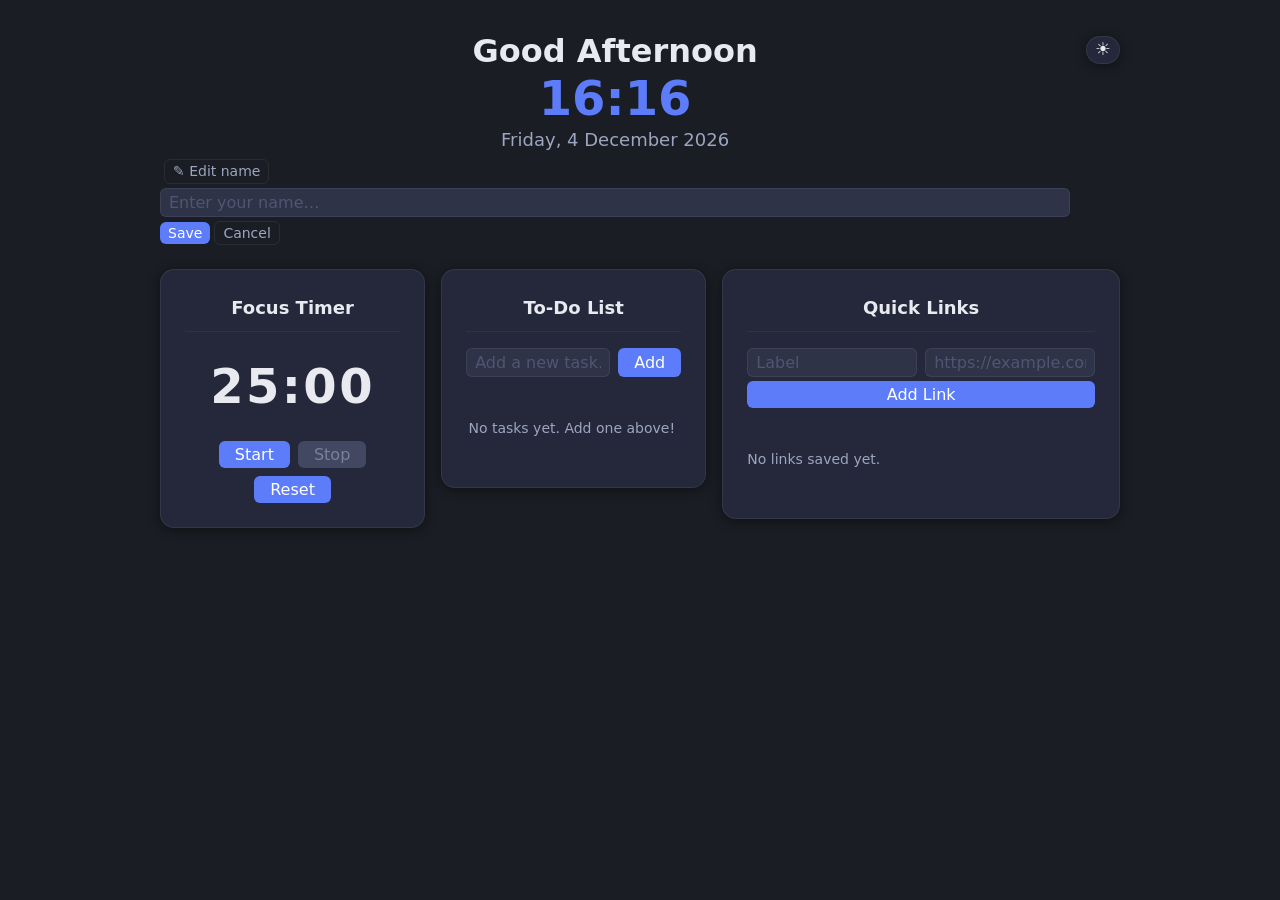
<file: index.html>
<!DOCTYPE html>
<html lang="en" data-theme="dark">
  <head>
    <meta charset="UTF-8" />
    <meta name="viewport" content="width=device-width, initial-scale=1.0" />
    <title>Todo List Dashboard</title>
    <link rel="stylesheet" href="css/style.css" />
    <script defer src="js/app.js"></script>
  </head>
  <body>
    <div class="dashboard">

      <!-- Top Bar: greeting + theme toggle -->
      <div class="top-bar">
        <!-- Greeting Widget -->
        <header>
          <section id="greeting-widget" aria-label="Greeting">
            <p id="greeting-text"></p>
            <p id="greeting-time" aria-live="polite"></p>
            <p id="greeting-date"></p>
            <!-- Name edit inline form -->
            <div class="name-edit-row" id="name-display-row">
              <span id="greeting-name-label"></span>
              <button id="name-edit-btn" type="button" class="btn-ghost btn-sm" aria-label="Edit your name">✎ Edit name</button>
            </div>
            <div class="name-edit-row name-edit-form" id="name-edit-form" hidden>
              <label for="name-input" class="sr-only">Your name</label>
              <input id="name-input" type="text" placeholder="Enter your name…" maxlength="50" autocomplete="off" />
              <button id="name-save-btn" type="button" class="btn-sm">Save</button>
              <button id="name-cancel-btn" type="button" class="btn-ghost btn-sm">Cancel</button>
              <span id="name-error" role="alert" class="error-message"></span>
            </div>
            <span id="greeting-error" role="alert" class="error-message" hidden></span>
          </section>
        </header>

        <!-- Theme Toggle -->
        <div class="theme-toggle-wrap">
          <button id="theme-toggle" type="button" class="btn-theme-toggle" aria-label="Switch to light mode" title="Toggle theme">
            <span class="theme-icon" aria-hidden="true">☀️</span>
          </button>
        </div>
      </div>

      <main>

        <!-- Focus Timer Widget -->
        <section id="focus-timer-widget" aria-label="Focus Timer">
          <h2 class="widget-title">Focus Timer</h2>
          <div id="timer-display" aria-live="polite" aria-label="Remaining time">25:00</div>
          <div id="timer-completion" role="status" class="timer-completion" hidden>
            Session complete! Great work.
          </div>
          <div class="timer-controls">
            <button id="timer-start" type="button">Start</button>
            <button id="timer-stop" type="button" disabled>Stop</button>
            <button id="timer-reset" type="button">Reset</button>
          </div>
          <span id="timer-error" role="alert" class="error-message" hidden></span>
        </section>

        <!-- To-Do List Widget -->
        <section id="todo-list-widget" aria-label="To-Do List">
          <h2 class="widget-title">To-Do List</h2>
          <div class="todo-input-row">
            <label for="todo-input" class="sr-only">New task title</label>
            <input
              id="todo-input"
              type="text"
              placeholder="Add a new task…"
              aria-describedby="todo-input-error"
            />
            <button id="todo-add-btn" type="button">Add</button>
          </div>
          <span id="todo-input-error" role="alert" class="error-message"></span>
          <ul id="todo-list" aria-label="Task list"></ul>
          <span id="todo-quota-error" role="alert" class="error-message" hidden></span>
        </section>

        <!-- Quick Links Widget -->
        <section id="quick-links-widget" aria-label="Quick Links">
          <h2 class="widget-title">Quick Links</h2>
          <div class="links-form">
            <label for="link-label-input" class="sr-only">Link label</label>
            <input
              id="link-label-input"
              type="text"
              placeholder="Label"
              maxlength="100"
              aria-describedby="link-label-error"
            />
            <span id="link-label-error" role="alert" class="error-message"></span>

            <label for="link-url-input" class="sr-only">Link URL</label>
            <input
              id="link-url-input"
              type="url"
              placeholder="https://example.com"
              maxlength="2048"
              aria-describedby="link-url-error"
            />
            <span id="link-url-error" role="alert" class="error-message"></span>

            <button id="link-add-btn" type="button">Add Link</button>
            <span id="link-limit-error" role="alert" class="error-message"></span>
          </div>
          <div id="links-list" aria-label="Saved links"></div>
          <span id="links-quota-error" role="alert" class="error-message" hidden></span>
          <span id="links-load-error" role="alert" class="error-message" hidden></span>
        </section>

      </main>
    </div><!-- /.dashboard -->
  </body>
</html>
</file>
<file: css/style.css>
/* =============================================================
   Todo List Dashboard — Stylesheet
   Theme colours are driven by [data-theme] on <html>.
   All colour pairs pass WCAG 2.1 AA (4.5:1 minimum contrast).
   ============================================================= */

/* -------------------------------------------------------------
   1. Theme Tokens — Dark (default)
   ------------------------------------------------------------- */
[data-theme="dark"] {
  --color-bg:           #1a1d23;
  --color-surface:      #24283a;
  --color-surface-2:    #2e3348;
  --color-border:       rgba(255,255,255,0.07);
  --color-text:         #e8eaf0;
  --color-text-muted:   #9da5c0;
  --color-accent:       #5c7cfa;
  --color-accent-hover: #7c9bff;
  --color-success:      #63c074;
  --color-error:        #f26c6c;
  --color-disabled:     #505672;
  --color-timer-display:#e8eaf0;
  --shadow-card:        0 2px 12px rgba(0,0,0,0.45);
  --toggle-icon:        "☀️";
}

/* -------------------------------------------------------------
   2. Theme Tokens — Light
   ------------------------------------------------------------- */
[data-theme="light"] {
  --color-bg:           #f0f2f7;
  --color-surface:      #ffffff;
  --color-surface-2:    #e8ecf4;
  --color-border:       rgba(0,0,0,0.08);
  --color-text:         #1a1d2e;
  --color-text-muted:   #5a6180;
  --color-accent:       #fa5c94;
  --color-accent-hover: #dc487c;
  --color-success:      #2e8b47;
  --color-error:        #cc2929;
  --color-disabled:     #9da5c0;
  --color-timer-display:#1a1d2e;
  --shadow-card:        0 2px 12px rgba(0,0,0,0.10);
  --toggle-icon:        "🌙";
}

/* -------------------------------------------------------------
   3. Shared Design Tokens (layout / typography / spacing)
   ------------------------------------------------------------- */
:root {
  --spacing-xs:  0.25rem;
  --spacing-sm:  0.5rem;
  --spacing-md:  1rem;
  --spacing-lg:  1.5rem;
  --spacing-xl:  2rem;

  --radius-sm:   0.375rem;
  --radius-md:   0.625rem;
  --radius-lg:   0.875rem;

  --font-family: system-ui, -apple-system, "Segoe UI", Roboto, Helvetica, Arial, sans-serif;
  --font-size-base: 1rem;
  --font-size-sm:   0.875rem;
  --font-size-lg:   1.125rem;
  --font-size-xl:   1.5rem;
  --font-size-2xl:  2rem;
  --font-size-timer: 3rem;

  --dashboard-max-width: 960px;
}

/* -------------------------------------------------------------
   4. Reset / Base
   ------------------------------------------------------------- */
*, *::before, *::after {
  box-sizing: border-box;
  margin: 0;
  padding: 0;
}

html {
  font-size: 16px;
}

body {
  background-color: var(--color-bg);
  color: var(--color-text);
  font-family: var(--font-family);
  font-size: var(--font-size-base);
  line-height: 1.6;
  min-height: 100vh;
  padding: var(--spacing-xl) var(--spacing-lg);
  transition: background-color 0.25s ease, color 0.25s ease;
}

/* Screen-reader-only utility */
.sr-only {
  position: absolute;
  width: 1px;
  height: 1px;
  padding: 0;
  margin: -1px;
  overflow: hidden;
  clip: rect(0,0,0,0);
  white-space: nowrap;
  border: 0;
}

/* -------------------------------------------------------------
   5. Dashboard Container — centered, max-width constrained
   ------------------------------------------------------------- */
.dashboard {
  max-width: var(--dashboard-max-width);
  margin: 0 auto;
  width: 100%;
}

/* -------------------------------------------------------------
   6. Top Bar — greeting left, theme toggle right
   ------------------------------------------------------------- */
.top-bar {
  display: flex;
  align-items: flex-start;
  justify-content: space-between;
  gap: var(--spacing-md);
  margin-bottom: var(--spacing-lg);
}

.theme-toggle-wrap {
  flex-shrink: 0;
  padding-top: var(--spacing-xs);
}

/* -------------------------------------------------------------
   7. Theme Toggle Button
   ------------------------------------------------------------- */
.btn-theme-toggle {
  background: var(--color-surface);
  color: var(--color-text);
  border: 1px solid var(--color-border);
  border-radius: 2rem;
  padding: var(--spacing-xs) var(--spacing-sm);
  font-size: 1.1rem;
  line-height: 1;
  cursor: pointer;
  display: flex;
  align-items: center;
  gap: var(--spacing-xs);
  white-space: nowrap;
  box-shadow: var(--shadow-card);
  transition: background-color 0.2s ease, border-color 0.2s ease, box-shadow 0.2s ease;
}

.btn-theme-toggle:hover {
  background: var(--color-surface-2);
}

.btn-theme-toggle:focus-visible {
  outline: 2px solid var(--color-accent);
  outline-offset: 2px;
}

/* -------------------------------------------------------------
   8. Layout — Main Grid
   ------------------------------------------------------------- */
header {
  flex: 1;
  min-width: 0;
}

main {
  display: grid;
  grid-template-columns: 1fr 1fr 1.5fr;
  gap: var(--spacing-md);
  align-items: start;
}

@media (max-width: 820px) {
  main {
    grid-template-columns: 1fr 1fr;
  }
  /* Quick Links spans full width on tablet */
  #quick-links-widget {
    grid-column: 1 / -1;
  }
}

@media (max-width: 540px) {
  main {
    grid-template-columns: 1fr;
  }
  #quick-links-widget {
    grid-column: auto;
  }
  .top-bar {
    flex-direction: column-reverse;
    align-items: flex-end;
  }
  body {
    padding: var(--spacing-md);
  }
}

/* -------------------------------------------------------------
   9. Widget Card Base
   ------------------------------------------------------------- */
section {
  background-color: var(--color-surface);
  border: 1px solid var(--color-border);
  border-radius: var(--radius-lg);
  box-shadow: var(--shadow-card);
  padding: var(--spacing-lg);
  transition: background-color 0.25s ease, border-color 0.25s ease;
}

.widget-title {
  font-size: var(--font-size-lg);
  font-weight: 600;
  color: var(--color-text);
  text-align: center;
  margin-bottom: var(--spacing-md);
  border-bottom: 1px solid var(--color-surface-2);
  padding-bottom: var(--spacing-sm);
}

/* -------------------------------------------------------------
   10. Greeting Widget (#greeting-widget)
   ------------------------------------------------------------- */
#greeting-widget {
  background-color: transparent;
  box-shadow: none;
  padding: 0;
  border-radius: 0;
  border: none;
}

#greeting-text {
  font-size: var(--font-size-2xl);
  font-weight: 700;
  color: var(--color-text);
  line-height: 1.2;
  text-align: center;
}

#greeting-time {
  font-size: var(--font-size-timer);
  font-weight: 700;
  color: var(--color-accent);
  font-variant-numeric: tabular-nums;
  line-height: 1;
  margin: var(--spacing-xs) 0;
  text-align: center;
}

#greeting-date {
  font-size: var(--font-size-lg);
  color: var(--color-text-muted);
  margin-bottom: var(--spacing-xs);
  text-align: center;
}

/* Name edit row */
.name-edit-row {
  display: flex;
  align-items: center;
  gap: var(--spacing-xs);
  flex-wrap: wrap;
  margin-top: var(--spacing-xs);
}

#greeting-name-label {
  font-size: var(--font-size-sm);
  color: var(--color-text-muted);
}

.name-edit-form input {
  width: 180px;
  font-size: var(--font-size-sm);
  padding: 0.2rem var(--spacing-sm);
}

/* -------------------------------------------------------------
   11. Focus Timer Widget (#focus-timer-widget)
   ------------------------------------------------------------- */
#timer-display {
  font-size: var(--font-size-timer);
  font-weight: 700;
  font-variant-numeric: tabular-nums;
  color: var(--color-timer-display);
  text-align: center;
  margin: var(--spacing-md) 0;
  letter-spacing: 0.05em;
}

.timer-controls {
  display: flex;
  gap: var(--spacing-sm);
  justify-content: center;
  flex-wrap: wrap;
}

.timer-completion {
  text-align: center;
  color: var(--color-success);
  font-weight: 600;
  margin-bottom: var(--spacing-sm);
  padding: var(--spacing-sm);
  background-color: rgba(99,192,116,0.12);
  border-radius: var(--radius-sm);
}

/* -------------------------------------------------------------
   12. To-Do List Widget (#todo-list-widget)
   ------------------------------------------------------------- */
.todo-input-row {
  display: flex;
  gap: var(--spacing-sm);
  margin-bottom: var(--spacing-xs);
}

.todo-input-row input {
  flex: 1;
}

#todo-list {
  list-style: none;
  margin-top: var(--spacing-md);
  display: flex;
  flex-direction: column;
  gap: var(--spacing-xs);
  max-height: 320px;
  overflow-y: auto;
  padding-right: var(--spacing-xs);
}

#todo-list::-webkit-scrollbar {
  width: 5px;
}
#todo-list::-webkit-scrollbar-track {
  background: transparent;
}
#todo-list::-webkit-scrollbar-thumb {
  background: var(--color-surface-2);
  border-radius: 99px;
}

.todo-item {
  display: flex;
  align-items: center;
  gap: var(--spacing-sm);
  padding: var(--spacing-sm);
  background-color: var(--color-surface-2);
  border-radius: var(--radius-sm);
  transition: background-color 0.15s ease;
}

.todo-item.completed .todo-title {
  text-decoration: line-through;
  color: var(--color-text-muted);
}

.todo-title {
  flex: 1;
  word-break: break-word;
  font-size: var(--font-size-sm);
}

.todo-edit-field {
  flex: 1;
  font-size: var(--font-size-sm);
}

.todo-item-actions {
  display: flex;
  gap: var(--spacing-xs);
  flex-shrink: 0;
}

.todo-empty-state {
  color: var(--color-text-muted);
  font-size: var(--font-size-sm);
  text-align: center;
  padding: var(--spacing-lg) 0;
}

/* -------------------------------------------------------------
   13. Quick Links Widget (#quick-links-widget)
   ------------------------------------------------------------- */
.links-form {
  display: grid;
  grid-template-columns: 1fr 1fr;
  gap: var(--spacing-xs) var(--spacing-sm);
  margin-bottom: var(--spacing-md);
}

.links-form input {
  width: 100%;
}

.links-form #link-add-btn {
  grid-column: 1 / -1;
}

.links-form .error-message {
  grid-column: 1 / -1;
}

#links-list {
  display: flex;
  flex-wrap: wrap;
  gap: var(--spacing-sm);
  max-height: 200px;
  overflow-y: auto;
}

.link-item {
  display: flex;
  align-items: center;
  gap: var(--spacing-xs);
  background-color: var(--color-surface-2);
  border-radius: var(--radius-sm);
  overflow: hidden;
}

.link-btn {
  padding: var(--spacing-xs) var(--spacing-md);
  color: var(--color-text);
  text-decoration: none;
  font-size: var(--font-size-sm);
  white-space: nowrap;
  overflow: hidden;
  text-overflow: ellipsis;
  max-width: 160px;
  display: inline-block;
}

.link-btn:hover {
  color: var(--color-accent-hover);
}

.link-btn:focus-visible {
  color: var(--color-accent-hover);
  outline: 2px solid var(--color-accent);
  outline-offset: 2px;
  border-radius: var(--radius-sm);
}

/* -------------------------------------------------------------
   14. Shared Form Controls
   ------------------------------------------------------------- */
input[type="text"],
input[type="url"] {
  background-color: var(--color-surface-2);
  color: var(--color-text);
  border: 1px solid var(--color-border);
  border-radius: var(--radius-sm);
  padding: var(--spacing-xs) var(--spacing-sm);
  font-family: var(--font-family);
  font-size: var(--font-size-base);
  width: 100%;
  transition: border-color 0.15s ease, background-color 0.25s ease;
}

input[type="text"]::placeholder,
input[type="url"]::placeholder {
  color: var(--color-disabled);
}

input[type="text"]:focus,
input[type="url"]:focus {
  outline: 2px solid var(--color-accent);
  outline-offset: 1px;
  border-color: var(--color-accent);
}

/* -------------------------------------------------------------
   15. Shared Button Styles
   ------------------------------------------------------------- */
button {
  background-color: var(--color-accent);
  color: #ffffff;
  border: none;
  border-radius: var(--radius-sm);
  padding: var(--spacing-xs) var(--spacing-md);
  font-family: var(--font-family);
  font-size: var(--font-size-base);
  font-weight: 500;
  cursor: pointer;
  transition: background-color 0.15s ease, opacity 0.15s ease;
  white-space: nowrap;
}

button:hover:not(:disabled) {
  background-color: var(--color-accent-hover);
}

button:focus-visible {
  outline: 2px solid var(--color-text);
  outline-offset: 2px;
}

button:disabled {
  background-color: var(--color-disabled);
  color: var(--color-text-muted);
  cursor: not-allowed;
  opacity: 0.7;
}

button.btn-secondary {
  background-color: var(--color-surface-2);
  color: var(--color-text);
  border: 1px solid var(--color-border);
}

button.btn-secondary:hover:not(:disabled) {
  background-color: var(--color-surface);
}

button.btn-ghost {
  background-color: transparent;
  color: var(--color-text-muted);
  border: 1px solid var(--color-border);
  padding: var(--spacing-xs) var(--spacing-sm);
}

button.btn-ghost:hover:not(:disabled) {
  color: var(--color-text);
  background-color: var(--color-surface-2);
}

button.btn-sm {
  font-size: var(--font-size-sm);
  padding: 0.2rem var(--spacing-sm);
}

button.btn-danger {
  background-color: transparent;
  color: var(--color-error);
  padding: var(--spacing-xs);
  border: none;
}

button.btn-danger:hover:not(:disabled) {
  background-color: rgba(242,108,108,0.12);
}

button.btn-icon {
  background-color: transparent;
  color: var(--color-text-muted);
  padding: var(--spacing-xs);
  font-size: var(--font-size-sm);
  border: none;
}

button.btn-icon:hover:not(:disabled) {
  color: var(--color-text);
  background-color: var(--color-surface-2);
}

/* -------------------------------------------------------------
   16. Validation / Error Messages
   ------------------------------------------------------------- */
.error-message {
  display: block;
  color: var(--color-error);
  font-size: var(--font-size-sm);
  min-height: 1.25rem;
  margin-top: var(--spacing-xs);
}

.error-message:empty,
.error-message[hidden] {
  display: none;
}
</file>
